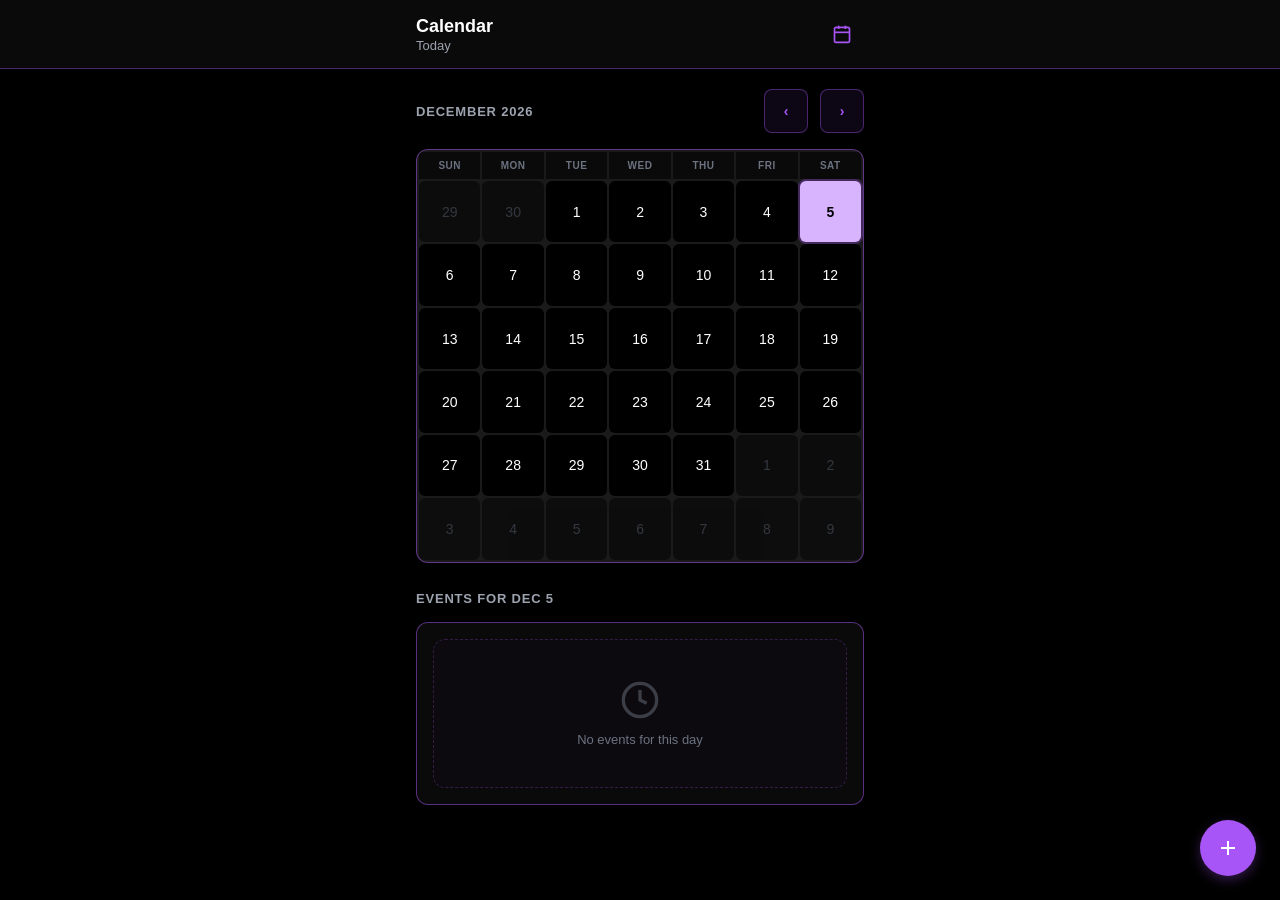
<file: index.html>
<!DOCTYPE html>
<html lang="en">
<head>
    <meta charset="UTF-8">
    <meta name="viewport" content="width=device-width, initial-scale=1.0, maximum-scale=1.0, user-scalable=no">
    <meta name="theme-color" content="#000000">
    <meta name="apple-mobile-web-app-capable" content="yes">
    <meta name="apple-mobile-web-app-status-bar-style" content="black">
    <meta name="apple-mobile-web-app-title" content="Routine OS">
    <link rel="manifest" href="manifest.json">
    <link rel="stylesheet" href="css/styles.css">
    <title>Routine OS</title>
</head>
<body>
    <header class="header">
        <div class="header-inner">
            <div class="header-left">
                <div>
                    <h1 id="contextTitle">Calendar</h1>
                    <div class="sub" id="contextSubtitle">Today</div>
                </div>
            </div>
            <button class="icon-btn context-switcher" id="contextSwitcher" onclick="cycleContext()" aria-label="Switch context">
                <svg id="contextIcon" viewBox="0 0 24 24" fill="none"></svg>
            </button>
        </div>
    </header>

    <main class="main">
        <!-- Calendar View -->
        <div id="calendarView" class="view-container active">
            <section class="section">
                <div class="cal-header">
                    <h2 class="section-title" id="currentMonth" style="margin:0">Loading...</h2>
                    <div class="cal-nav">
                        <button class="cal-btn" onclick="previousMonth()">&#8249;</button>
                        <button class="cal-btn" onclick="nextMonth()">&#8250;</button>
                    </div>
                </div>
                <div class="calendar-grid" id="calendar"></div>
            </section>
            <section class="section">
                <h2 class="section-title">Events for <span id="eventsDate">Today</span></h2>
                <div class="card">
                    <div class="events-list" id="eventsList">
                        <div class="empty-state">
                            <svg viewBox="0 0 24 24" fill="none"><circle cx="12" cy="12" r="10" stroke="currentColor" stroke-width="2"/><polyline points="12 6 12 12 16 14" stroke="currentColor" stroke-width="2"/></svg>
                            <p>No events for this day</p>
                        </div>
                    </div>
                </div>
            </section>
        </div>

        <!-- Tasks View -->
        <div id="tasksView" class="view-container">
            <section class="section">
                <h2 class="section-title">Daily Tasks</h2>
                <div class="card">
                    <div id="tasksList">
                        <div class="empty-state">
                            <svg viewBox="0 0 24 24" fill="none"><path d="M9 11l3 3L22 4" stroke="currentColor" stroke-width="2" stroke-linecap="round" stroke-linejoin="round"/><path d="M21 12v7a2 2 0 01-2 2H5a2 2 0 01-2-2V5a2 2 0 012-2h11" stroke="currentColor" stroke-width="2" stroke-linecap="round" stroke-linejoin="round"/></svg>
                            <p>No tasks for today</p>
                        </div>
                    </div>
                </div>
            </section>
        </div>

        <!-- Coach View -->
        <div id="coachView" class="view-container">
            <section class="section">
                <h2 class="section-title">The Coach</h2>
                <div class="coach-section">
                    <div class="coach-header">
                        <div class="coach-label">
                            <svg width="16" height="16" viewBox="0 0 24 24" fill="none"><path d="M14.5 17.5L3 6V3h3l11.5 11.5M13 7l4-4 4 4-4 4" stroke="currentColor" stroke-width="2" stroke-linecap="round" stroke-linejoin="round"/></svg>
                            The Coach
                        </div>
                        <span class="coach-status" id="coachStatus">Active</span>
                    </div>
                    <div class="coach-log" id="coachLog"></div>
                    <div class="coach-quick">
                        <button class="coach-quick-btn" onclick="coachCommand('review progress')">Progress</button>
                        <button class="coach-quick-btn" onclick="coachCommand('recommend')">Recommend</button>
                        <button class="coach-quick-btn" onclick="coachCommand('motivate me')">Motivate</button>
                        <button class="coach-quick-btn" onclick="coachCommand('export')">Export</button>
                        <button class="coach-quick-btn" onclick="coachCommand('import')">Import</button>
                    </div>
                    <div class="coach-input-row">
                        <input type="text" class="coach-input" id="coachInput" placeholder="Command the Coach...">
                        <button class="coach-mic" id="coachMic" onclick="toggleVoiceInput()" title="Voice input">
                            <svg width="18" height="18" viewBox="0 0 24 24" fill="none"><rect x="9" y="2" width="6" height="12" rx="3" stroke="currentColor" stroke-width="2"/><path d="M5 10v2a7 7 0 0 0 14 0v-2" stroke="currentColor" stroke-width="2"/><line x1="12" y1="19" x2="12" y2="22" stroke="currentColor" stroke-width="2"/><line x1="8" y1="22" x2="16" y2="22" stroke="currentColor" stroke-width="2"/></svg>
                        </button>
                        <button class="coach-send" onclick="sendCoachCommand()">
                            <svg width="18" height="18" viewBox="0 0 24 24" fill="none"><line x1="22" y1="2" x2="11" y2="13" stroke="currentColor" stroke-width="2"/><polygon points="22 2 15 22 11 13 2 9 22 2" stroke="currentColor" stroke-width="2" fill="none"/></svg>
                        </button>
                    </div>
                </div>
            </section>
            <section class="section">
                <h2 class="section-title">Quiet Mode</h2>
                <div class="card">
                    <div class="setting-row">
                        <div>
                            <div style="font-size:13px;font-weight:600;">Notifications</div>
                            <div style="font-size:11px;color:#9ca3af;">Allow system notifications</div>
                        </div>
                        <label class="toggle">
                            <input type="checkbox" id="settingNotifications" onchange="toggleSetting('notifications', this.checked)">
                            <span class="toggle-slider"></span>
                        </label>
                    </div>
                    <div class="setting-row">
                        <div>
                            <div style="font-size:13px;font-weight:600;">Alarms</div>
                            <div style="font-size:11px;color:#9ca3af;">Allow alarm sound</div>
                        </div>
                        <label class="toggle">
                            <input type="checkbox" id="settingAlarms" onchange="toggleSetting('alarms', this.checked)">
                            <span class="toggle-slider"></span>
                        </label>
                    </div>
                </div>
            </section>
        </div>
    </main>

    <!-- Feedback Banner -->
    <div class="feedback-banner" id="feedbackBanner" onclick="dismissFeedback()">
        <svg width="14" height="14" viewBox="0 0 24 24" fill="none"><path d="M14.5 17.5L3 6V3h3l11.5 11.5M13 7l4-4 4 4-4 4" stroke="#f87171" stroke-width="2" stroke-linecap="round" stroke-linejoin="round"/></svg>
        <span id="feedbackBannerText">The Coach has words for you.</span>
    </div>

    <!-- Context-Aware FAB -->
    <button class="fab" id="contextFab" onclick="handleFabClick()" aria-label="Add">
        <svg width="24" height="24" viewBox="0 0 24 24" fill="none">
            <line x1="12" y1="5" x2="12" y2="19" stroke="currentColor" stroke-width="2"/>
            <line x1="5" y1="12" x2="19" y2="12" stroke="currentColor" stroke-width="2"/>
        </svg>
    </button>

    <!-- Add Event Modal -->
    <div class="overlay" id="addModal">
        <div class="modal">
            <div class="modal-head">
                <h2>Add Event</h2>
                <button class="close" onclick="closeAll()"><svg width="18" height="18" viewBox="0 0 24 24" fill="none"><line x1="18" y1="6" x2="6" y2="18" stroke="currentColor" stroke-width="2"/><line x1="6" y1="6" x2="18" y2="18" stroke="currentColor" stroke-width="2"/></svg></button>
            </div>
            <div class="modal-body">
                <form id="eventForm">
                    <div class="fg"><label class="fl">Title *</label><input class="fi" id="eventTitle" placeholder="Enter title" required></div>
                    <div class="fg"><label class="fl">Description</label><textarea class="ft" id="eventDesc" placeholder="Optional"></textarea></div>
                    <div class="fg"><label class="fl">Date</label><input type="date" class="fi" id="eventDate"></div>
                    <div class="fg"><label class="fl">Time</label><input type="time" class="fi" id="eventTime"></div>
                    <div class="fg">
                        <label class="fl">Alarm Sound</label>
                        <div class="setting-row" style="border:none;padding:6px 0">
                            <div style="display:flex;align-items:center;gap:10px">
                                <svg width="18" height="18" viewBox="0 0 24 24" fill="none" style="color:#a855f7;flex-shrink:0"><path d="M18 8A6 6 0 0 0 6 8c0 7-3 9-3 9h18s-3-2-3-9" stroke="currentColor" stroke-width="2" stroke-linecap="round" stroke-linejoin="round"/><path d="M13.73 21a2 2 0 0 1-3.46 0" stroke="currentColor" stroke-width="2" stroke-linecap="round" stroke-linejoin="round"/></svg>
                                <span style="font-size:13px;color:#d1d5db">Play alarm sound</span>
                            </div>
                            <label class="toggle">
                                <input type="checkbox" id="eventAlarmToggle">
                                <span class="toggle-slider"></span>
                            </label>
                        </div>
                    </div>
                    <div class="fg"><label class="fl">Type</label>
                        <div class="type-grid">
                            <button type="button" class="tbtn on" data-type="onetime" onclick="pickEventType(this)">One-time</button>
                            <button type="button" class="tbtn" data-type="recurring" onclick="pickEventType(this)">Daily</button>
                        </div>
                    </div>
                </form>
            </div>
            <div class="modal-foot">
                <button class="fbtn fbtn-c" onclick="closeAll()">Cancel</button>
                <button class="fbtn fbtn-s" onclick="saveEvent()">Add Event</button>
            </div>
        </div>
    </div>

    <!-- Add Task Modal -->
    <div class="overlay" id="taskModal">
        <div class="modal">
            <div class="modal-head">
                <h2>Add Task</h2>
                <button class="close" onclick="closeAll()"><svg width="18" height="18" viewBox="0 0 24 24" fill="none"><line x1="18" y1="6" x2="6" y2="18" stroke="currentColor" stroke-width="2"/><line x1="6" y1="6" x2="18" y2="18" stroke="currentColor" stroke-width="2"/></svg></button>
            </div>
            <div class="modal-body">
                <form id="taskForm">
                    <div class="fg">
                        <label class="fl">Task Title *</label>
                        <input class="fi" id="taskTitle" placeholder="What needs to be done?" required>
                    </div>
                    <div class="fg">
                        <label class="fl">Description (Optional)</label>
                        <textarea class="ft" id="taskDesc" placeholder="Add details..." rows="3"></textarea>
                    </div>
                    <div class="fg">
                        <label class="fl">Task Type</label>
                        <div class="type-grid">
                            <button type="button" class="tbtn on" data-type="onetime" onclick="pickTaskType(this)">One-time</button>
                            <button type="button" class="tbtn" data-type="recurring" onclick="pickTaskType(this)">Daily</button>
                        </div>
                    </div>
                    <div class="fg">
                        <label class="fl">Trackable</label>
                        <div class="setting-row" style="border:none;padding:6px 0">
                            <div style="display:flex;align-items:center;gap:10px">
                                <svg width="18" height="18" viewBox="0 0 24 24" fill="none" style="color:#a855f7;flex-shrink:0"><path d="M22 12h-4l-3 9L9 3l-3 9H2" stroke="currentColor" stroke-width="2" stroke-linecap="round" stroke-linejoin="round"/></svg>
                                <span style="font-size:13px;color:#d1d5db">Track progress</span>
                            </div>
                            <label class="toggle">
                                <input type="checkbox" id="taskTrackable" onchange="toggleTrackableFields('task')">
                                <span class="toggle-slider"></span>
                            </label>
                        </div>
                    </div>
                    <div id="taskTrackableFields" style="display:none">
                        <div class="fg">
                            <label class="fl">Target</label>
                            <div style="display:flex;gap:8px">
                                <input type="number" class="fi" id="taskTarget" placeholder="e.g. 2000" min="1" style="flex:2">
                                <input type="text" class="fi" id="taskUnit" placeholder="ml, min, reps..." style="flex:1">
                            </div>
                        </div>
                        <div class="fg">
                            <label class="fl">Increment per tap</label>
                            <input type="number" class="fi" id="taskIncrement" placeholder="e.g. 250" min="1">
                        </div>
                    </div>
                </form>
            </div>
            <div class="modal-foot">
                <button class="fbtn fbtn-c" onclick="closeAll()">Cancel</button>
                <button class="fbtn fbtn-s" onclick="saveTask()">Add Task</button>
            </div>
        </div>
    </div>

    <!-- Edit Task Modal -->
    <div class="overlay" id="editTaskModal">
        <div class="modal">
            <div class="modal-head">
                <h2>Edit Task</h2>
                <button class="close" onclick="closeAll()"><svg width="18" height="18" viewBox="0 0 24 24" fill="none"><line x1="18" y1="6" x2="6" y2="18" stroke="currentColor" stroke-width="2"/><line x1="6" y1="6" x2="18" y2="18" stroke="currentColor" stroke-width="2"/></svg></button>
            </div>
            <div class="modal-body">
                <form id="editTaskForm">
                    <div class="fg">
                        <label class="fl">Task Title *</label>
                        <input class="fi" id="editTaskTitle" placeholder="Task title" required>
                    </div>
                    <div class="fg">
                        <label class="fl">Description (Optional)</label>
                        <textarea class="ft" id="editTaskDesc" placeholder="Add details..." rows="3"></textarea>
                    </div>
                    <div class="fg">
                        <label class="fl">Task Type</label>
                        <div class="type-grid">
                            <button type="button" class="tbtn on" data-type="onetime" onclick="pickEditTaskType(this)">One-time</button>
                            <button type="button" class="tbtn" data-type="recurring" onclick="pickEditTaskType(this)">Daily</button>
                        </div>
                    </div>
                    <div class="fg">
                        <label class="fl">Trackable</label>
                        <div class="setting-row" style="border:none;padding:6px 0">
                            <div style="display:flex;align-items:center;gap:10px">
                                <svg width="18" height="18" viewBox="0 0 24 24" fill="none" style="color:#a855f7;flex-shrink:0"><path d="M22 12h-4l-3 9L9 3l-3 9H2" stroke="currentColor" stroke-width="2" stroke-linecap="round" stroke-linejoin="round"/></svg>
                                <span style="font-size:13px;color:#d1d5db">Track progress</span>
                            </div>
                            <label class="toggle">
                                <input type="checkbox" id="editTaskTrackable" onchange="toggleTrackableFields('editTask')">
                                <span class="toggle-slider"></span>
                            </label>
                        </div>
                    </div>
                    <div id="editTaskTrackableFields" style="display:none">
                        <div class="fg">
                            <label class="fl">Target</label>
                            <div style="display:flex;gap:8px">
                                <input type="number" class="fi" id="editTaskTarget" placeholder="e.g. 2000" min="1" style="flex:2">
                                <input type="text" class="fi" id="editTaskUnit" placeholder="ml, min, reps..." style="flex:1">
                            </div>
                        </div>
                        <div class="fg">
                            <label class="fl">Increment per tap</label>
                            <input type="number" class="fi" id="editTaskIncrement" placeholder="e.g. 250" min="1">
                        </div>
                    </div>
                </form>
            </div>
            <div class="modal-foot">
                <button class="fbtn fbtn-c" onclick="closeAll()">Cancel</button>
                <button class="fbtn fbtn-s" onclick="saveEditTask()">Save Changes</button>
            </div>
        </div>
    </div>

    <!-- Scripts loaded in dependency order -->
    <script src="js/state.js"></script>
    <script src="js/utils.js"></script>
    <script src="js/storage.js"></script>
    <script src="js/alarms.js"></script>
    <script src="js/calendar.js"></script>
    <script src="js/tasks.js"></script>
    <script src="js/coach.js"></script>
    <script src="js/app.js"></script>
</body>
</html>
</file>
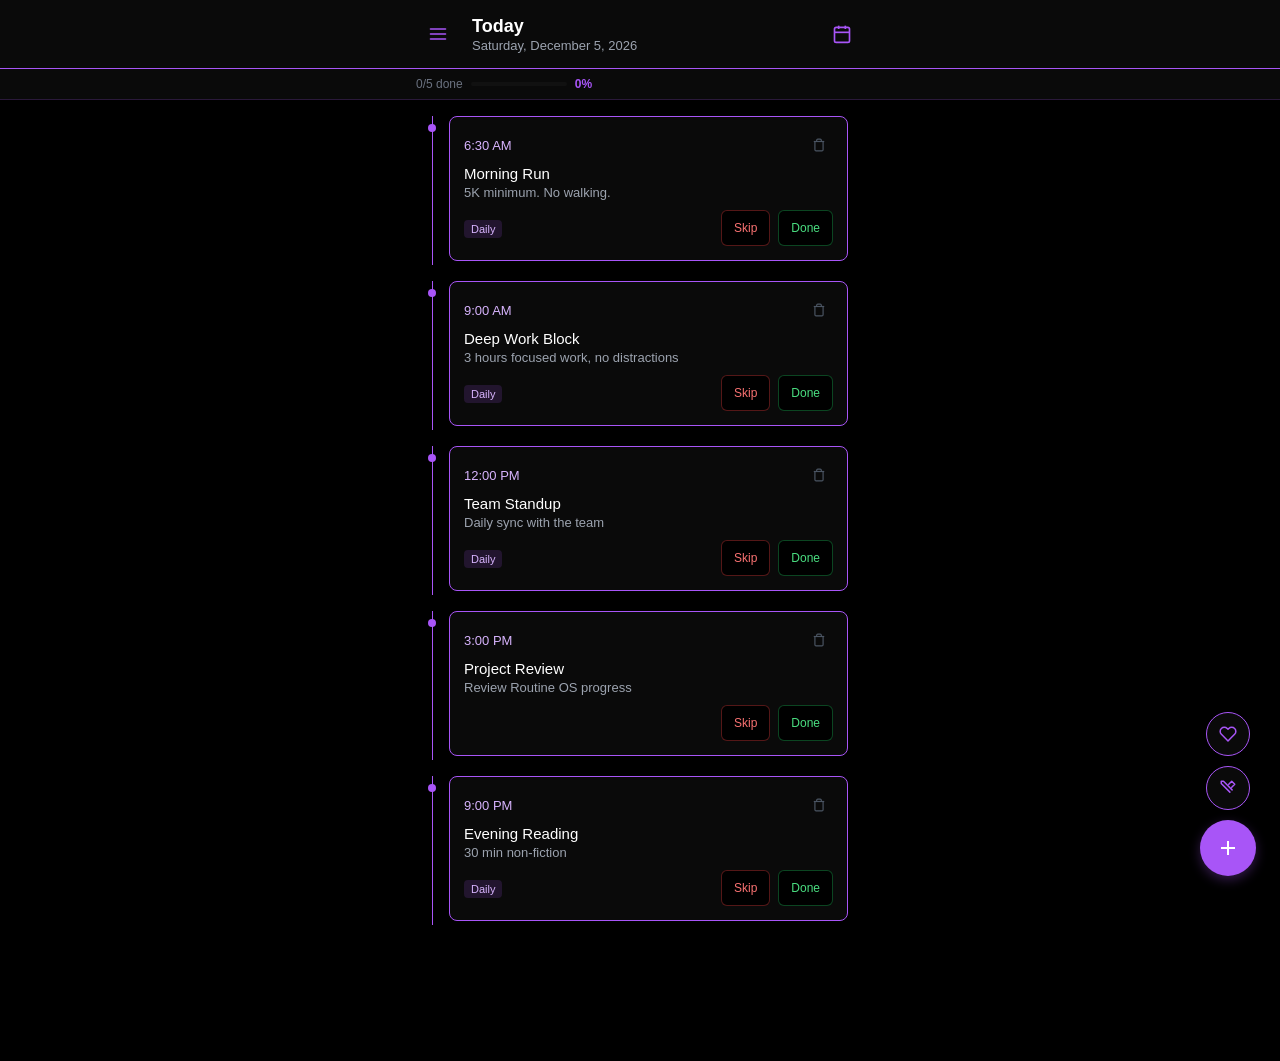
<file: simple-preview.html>
<!DOCTYPE html>
<html lang="en">
<head>
    <meta charset="UTF-8">
    <meta name="viewport" content="width=device-width, initial-scale=1.0, maximum-scale=1.0, user-scalable=no">
    <meta name="theme-color" content="#000000">
    <title>Routine OS</title>
    <style>
        *{margin:0;padding:0;box-sizing:border-box}
        body{background:#000;color:#fff;font-family:-apple-system,BlinkMacSystemFont,'Segoe UI','Roboto',sans-serif;min-height:100vh;-webkit-font-smoothing:antialiased}
        ::-webkit-scrollbar{width:4px}::-webkit-scrollbar-track{background:#0a0a0a}::-webkit-scrollbar-thumb{background:#a855f7;border-radius:2px}
        .header{background:#0a0a0a;border-bottom:1px solid #a855f7;padding:12px 16px;position:sticky;top:0;z-index:30}
        .header-inner{display:flex;align-items:center;justify-content:space-between;max-width:448px;margin:0 auto}
        .header-left{display:flex;align-items:center;gap:12px}
        .header h1{font-size:18px;font-weight:600}.header .sub{font-size:13px;color:#9ca3af;margin-top:1px}
        .icon-btn{width:44px;height:44px;display:flex;align-items:center;justify-content:center;background:none;border:none;color:#a855f7;cursor:pointer;border-radius:6px;transition:background .2s}
        .icon-btn:hover{background:rgba(168,85,247,.1)}
        .stats-bar{background:#0a0a0a;border-bottom:1px solid rgba(168,85,247,.2);padding:8px 16px;display:none}
        .stats-inner{max-width:448px;margin:0 auto;display:flex;align-items:center;justify-content:space-between;font-size:12px}
        .stats-left{display:flex;align-items:center;gap:8px}
        .progress-track{width:96px;height:4px;background:#111;border-radius:2px;overflow:hidden}
        .progress-fill{height:100%;background:#a855f7;border-radius:2px;transition:width .3s}
        .stats-pct{color:#a855f7;font-weight:600}
        .main{padding:16px;max-width:448px;margin:0 auto;padding-bottom:120px}
        .empty{display:flex;flex-direction:column;align-items:center;justify-content:center;height:55vh;text-align:center}
        .empty svg{width:48px;height:48px;color:#4b5563;margin-bottom:16px}
        .empty h2{font-size:18px;color:#d1d5db;margin-bottom:8px;font-weight:500}.empty p{font-size:14px;color:#6b7280}
        .tl-item{border-left:1px solid #a855f7;padding-left:16px;padding-bottom:4px;position:relative;margin-bottom:16px}
        .tl-item::before{content:'';position:absolute;width:8px;height:8px;background:#a855f7;border-radius:50%;left:-5px;top:8px}
        .tl-item.done{opacity:.55}.tl-item.done::before{background:#22c55e}
        .tl-item.skipped{opacity:.4}.tl-item.skipped::before{background:#ef4444}
        .card{background:#0a0a0a;border:1px solid #a855f7;border-radius:8px;padding:14px}
        .card.done-card{border-color:rgba(34,197,94,.4)}.card.skip-card{border-color:rgba(239,68,68,.4)}
        .ev-head{display:flex;align-items:center;justify-content:space-between;margin-bottom:6px}
        .ev-meta{display:flex;align-items:center;gap:8px;font-size:13px;color:#a855f7}
        .ev-time{color:#d8b4fe;font-weight:500}
        .ev-title{font-size:15px;font-weight:500;margin-bottom:3px}
        .ev-title.struck{text-decoration:line-through;color:#6b7280}
        .ev-desc{font-size:13px;color:#9ca3af}
        .badge{display:inline-block;font-size:11px;background:rgba(168,85,247,.15);color:#d8b4fe;padding:3px 7px;border-radius:4px}
        .badge-done{background:rgba(34,197,94,.15);color:#4ade80}.badge-skip{background:rgba(239,68,68,.15);color:#f87171}
        .ev-actions{display:flex;align-items:center;justify-content:space-between;margin-top:10px}
        .act-btns{display:flex;gap:8px}
        .act-btn{min-height:36px;display:flex;align-items:center;gap:4px;padding:0 12px;font-size:12px;border-radius:6px;border:1px solid;cursor:pointer;transition:all .2s;background:#000;font-family:inherit}
        .act-skip{border-color:rgba(239,68,68,.35);color:#f87171}.act-skip:hover{background:rgba(239,68,68,.1)}
        .act-done{border-color:rgba(34,197,94,.35);color:#4ade80}.act-done:hover{background:rgba(34,197,94,.1)}
        .del-btn{width:28px;height:28px;display:flex;align-items:center;justify-content:center;background:none;border:none;color:#4b5563;cursor:pointer;border-radius:4px}.del-btn:hover{color:#ef4444}
        .fab-group{position:fixed;bottom:24px;right:24px;display:flex;flex-direction:column;align-items:center;gap:10px;z-index:40}
        .fab-sm{width:44px;height:44px;border-radius:50%;background:#0a0a0a;border:1px solid #a855f7;color:#a855f7;cursor:pointer;display:flex;align-items:center;justify-content:center;transition:all .2s}
        .fab-sm:hover{background:rgba(168,85,247,.1)}
        .fab-lg{width:56px;height:56px;border-radius:50%;background:#a855f7;border:none;color:#fff;cursor:pointer;display:flex;align-items:center;justify-content:center;box-shadow:0 4px 12px rgba(168,85,247,.3);transition:background .2s}
        .fab-lg:hover{background:#9333ea}
        .spartan-alert{position:fixed;top:100px;left:16px;z-index:40;display:none;align-items:center;gap:8px;padding:8px 14px;background:rgba(127,29,29,.25);border:1px solid rgba(239,68,68,.35);border-radius:8px;cursor:pointer;animation:pulse 2s infinite}
        .spartan-alert span{font-size:12px;color:#fca5a5;font-weight:500}
        @keyframes pulse{0%,100%{opacity:1}50%{opacity:.6}}
        .overlay{position:fixed;inset:0;background:rgba(0,0,0,.6);display:none;align-items:flex-end;justify-content:center;z-index:50}
        .overlay.open{display:flex}
        .modal{background:#0a0a0a;border-top:1px solid #a855f7;width:100%;max-width:448px;border-radius:12px 12px 0 0;max-height:85vh;display:flex;flex-direction:column}
        .modal-head{padding:14px 16px;border-bottom:1px solid rgba(168,85,247,.2);display:flex;align-items:center;justify-content:space-between;flex-shrink:0}
        .modal-head h2{font-size:16px;font-weight:600;display:flex;align-items:center;gap:8px}
        .modal-body{flex:1;overflow-y:auto;padding:16px}
        .modal-foot{padding:12px 16px;border-top:1px solid rgba(168,85,247,.2);flex-shrink:0}
        .close{width:32px;height:32px;display:flex;align-items:center;justify-content:center;background:none;border:none;color:#9ca3af;cursor:pointer}.close:hover{color:#fff}
        .fg{margin-bottom:14px}.fl{display:block;font-size:13px;font-weight:500;color:#d1d5db;margin-bottom:6px}
        .fi,.ft{width:100%;padding:8px 12px;background:#000;border:1px solid #a855f7;border-radius:8px;color:#fff;font-size:14px;font-family:inherit}
        .fi:focus,.ft:focus{outline:none;border-color:#d8b4fe}.ft{resize:none;min-height:64px}
        .type-grid{display:grid;grid-template-columns:1fr 1fr;gap:8px}
        .tbtn{padding:8px 12px;background:#000;border:1px solid #a855f7;border-radius:8px;color:#d1d5db;cursor:pointer;display:flex;align-items:center;justify-content:center;gap:6px;transition:all .2s;font-family:inherit;font-size:13px}
        .tbtn.on{background:#a855f7;color:#fff}
        .form-acts{display:flex;gap:8px;margin-top:14px}
        .fbtn{flex:1;padding:8px 14px;border-radius:8px;border:1px solid #a855f7;cursor:pointer;font-size:14px;font-weight:500;transition:all .2s;font-family:inherit;min-height:44px}
        .fbtn-c{background:#000;color:#d1d5db}.fbtn-c:hover{background:#111}
        .fbtn-s{background:#a855f7;color:#fff}.fbtn-s:hover{background:#9333ea}.fbtn-s:disabled{opacity:.5;cursor:not-allowed}
        .mood-grid{display:grid;grid-template-columns:repeat(5,1fr);gap:6px;margin-bottom:14px}
        .mood-btn{display:flex;flex-direction:column;align-items:center;padding:10px 4px;border-radius:8px;border:1px solid rgba(168,85,247,.2);background:#000;cursor:pointer;transition:all .2s;font-family:inherit}
        .mood-btn.on{border-color:#a855f7;background:rgba(168,85,247,.12)}
        .mood-btn .emoji{font-size:22px;margin-bottom:2px}.mood-btn .mlabel{font-size:10px;color:#6b7280}
        .mood-btn.on .mlabel{color:#d8b4fe}
        .fb-card{background:#000;border-left:2px solid #a855f7;border-radius:0 8px 8px 0;padding:14px;margin-bottom:10px}
        .fb-card.penalty{border-color:#ef4444}.fb-card.stoic{border-color:#f97316}.fb-card.reminder{border-color:#eab308}
        .fb-tag{display:flex;align-items:center;gap:4px;font-size:10px;text-transform:uppercase;letter-spacing:.5px;font-weight:600;margin-bottom:6px;color:#a855f7}
        .fb-card.penalty .fb-tag{color:#f87171}.fb-card.stoic .fb-tag{color:#fb923c}.fb-card.reminder .fb-tag{color:#facc15}
        .fb-text{font-size:13px;color:#e5e7eb;line-height:1.5}
        .penalty-box{margin-top:8px;padding:6px 10px;background:rgba(127,29,29,.15);border:1px solid rgba(239,68,68,.25);border-radius:6px;font-size:11px;color:#fca5a5}
        .chat-area{flex:1;overflow-y:auto;padding:16px;display:flex;flex-direction:column;gap:10px}
        .chat-msg{max-width:85%;border-radius:8px;padding:10px 12px}
        .msg-user{align-self:flex-end;background:rgba(168,85,247,.2);border:1px solid rgba(168,85,247,.3)}
        .msg-coach{align-self:flex-start;background:#000;border-left:2px solid #a855f7}
        .msg-coach .sender{font-size:9px;color:#a855f7;text-transform:uppercase;letter-spacing:.6px;font-weight:600;margin-bottom:4px;display:flex;align-items:center;gap:3px}
        .msg-text{font-size:13px;color:#e5e7eb;line-height:1.5}
        .msg-time{font-size:9px;color:#4b5563;text-align:right;margin-top:4px}
        .chat-input-row{padding:12px 16px;border-top:1px solid rgba(168,85,247,.2);display:flex;gap:8px;flex-shrink:0}
        .chat-input{flex:1;padding:8px 12px;background:#000;border:1px solid #a855f7;border-radius:8px;color:#fff;font-size:13px;font-family:inherit;resize:none}
        .chat-input:focus{outline:none;border-color:#d8b4fe}
        .send-btn{min-width:44px;min-height:44px;display:flex;align-items:center;justify-content:center;background:#a855f7;border:none;border-radius:8px;color:#fff;cursor:pointer;transition:background .2s}
        .send-btn:hover{background:#9333ea}.send-btn:disabled{opacity:.5;cursor:not-allowed}
        .settings-panel{padding:12px 16px;border-bottom:1px solid rgba(168,85,247,.2);background:#050505;display:none}
        .settings-panel.open{display:block}
        .settings-panel p{font-size:11px;color:#6b7280;margin-bottom:8px}
        .settings-row{display:flex;gap:8px}
    </style>
</head>
<body>

<header class="header"><div class="header-inner"><div class="header-left">
    <button class="icon-btn"><svg width="20" height="20" viewBox="0 0 24 24" fill="none"><path d="M3 12h18M3 6h18M3 18h18" stroke="currentColor" stroke-width="2" stroke-linecap="round"/></svg></button>
    <div><h1>Today</h1><div class="sub" id="dateDisplay"></div></div>
</div>
<button class="icon-btn"><svg width="20" height="20" viewBox="0 0 24 24" fill="none"><rect x="3" y="4" width="18" height="18" rx="2" stroke="currentColor" stroke-width="2"/><line x1="16" y1="2" x2="16" y2="6" stroke="currentColor" stroke-width="2"/><line x1="8" y1="2" x2="8" y2="6" stroke="currentColor" stroke-width="2"/><line x1="3" y1="10" x2="21" y2="10" stroke="currentColor" stroke-width="2"/></svg></button>
</div></header>

<div class="stats-bar" id="statsBar"><div class="stats-inner">
    <div class="stats-left"><span id="statsText" style="color:#6b7280">0/0</span><div class="progress-track"><div class="progress-fill" id="progressFill"></div></div><span class="stats-pct" id="statsPct">0%</span></div>
    <span id="moodDisplay" style="color:#6b7280"></span>
</div></div>

<div class="spartan-alert" id="spartanAlert" onclick="openFeedback()">
    <svg width="14" height="14" viewBox="0 0 24 24" fill="none"><path d="M14.5 17.5L3 6V3h3l11.5 11.5M13 7l4-4 4 4-4 4" stroke="#f87171" stroke-width="2" stroke-linecap="round" stroke-linejoin="round"/></svg>
    <span>The Spartan has words for you</span>
</div>

<main class="main"><div id="timeline"></div></main>

<div class="fab-group">
    <button class="fab-sm" onclick="openMood()" title="Log Mood"><svg width="18" height="18" viewBox="0 0 24 24" fill="none"><path d="M20.84 4.61a5.5 5.5 0 0 0-7.78 0L12 5.67l-1.06-1.06a5.5 5.5 0 0 0-7.78 7.78l1.06 1.06L12 21.23l7.78-7.78 1.06-1.06a5.5 5.5 0 0 0 0-7.78z" stroke="currentColor" stroke-width="2" stroke-linecap="round" stroke-linejoin="round"/></svg></button>
    <button class="fab-sm" onclick="openChat()" title="Talk to The Spartan"><svg width="18" height="18" viewBox="0 0 24 24" fill="none"><path d="M14.5 17.5L3 6V3h3l11.5 11.5M13 7l4-4 4 4-4 4" stroke="currentColor" stroke-width="2" stroke-linecap="round" stroke-linejoin="round"/></svg></button>
    <button class="fab-lg" onclick="openAddEvent()"><svg width="24" height="24" viewBox="0 0 24 24" fill="none"><line x1="12" y1="5" x2="12" y2="19" stroke="currentColor" stroke-width="2"/><line x1="5" y1="12" x2="19" y2="12" stroke="currentColor" stroke-width="2"/></svg></button>
</div>

<!-- ADD EVENT -->
<div class="overlay" id="addModal"><div class="modal"><div class="modal-head"><h2>Add New Item</h2><button class="close" onclick="closeAll()"><svg width="18" height="18" viewBox="0 0 24 24" fill="none"><line x1="18" y1="6" x2="6" y2="18" stroke="currentColor" stroke-width="2"/><line x1="6" y1="6" x2="18" y2="18" stroke="currentColor" stroke-width="2"/></svg></button></div>
<div class="modal-body"><form id="eventForm">
    <div class="fg"><label class="fl">Title *</label><input class="fi" id="fTitle" placeholder="Enter title" required></div>
    <div class="fg"><label class="fl">Description</label><textarea class="ft" id="fDesc" placeholder="Optional"></textarea></div>
    <div class="fg"><label class="fl">Time</label><input type="time" class="fi" id="fTime"></div>
    <div class="fg"><label class="fl">Type</label><div class="type-grid">
        <button type="button" class="tbtn on" data-t="onetime" onclick="pickType(this)">One-time</button>
        <button type="button" class="tbtn" data-t="recurring" onclick="pickType(this)">Daily</button>
    </div></div>
    <div class="form-acts"><button type="button" class="fbtn fbtn-c" onclick="closeAll()">Cancel</button><button type="submit" class="fbtn fbtn-s">Add</button></div>
</form></div></div></div>

<!-- MOOD -->
<div class="overlay" id="moodModal"><div class="modal"><div class="modal-head"><h2>How are you feeling?</h2><button class="close" onclick="closeAll()"><svg width="18" height="18" viewBox="0 0 24 24" fill="none"><line x1="18" y1="6" x2="6" y2="18" stroke="currentColor" stroke-width="2"/><line x1="6" y1="6" x2="18" y2="18" stroke="currentColor" stroke-width="2"/></svg></button></div>
<div class="modal-body">
    <p style="font-size:12px;color:#6b7280;margin-bottom:12px">Be honest. The Spartan doesn't care about your comfort — but needs the data.</p>
    <div class="mood-grid" id="moodGrid"></div>
    <div class="fg"><label class="fl">Note (optional)</label><textarea class="ft" id="moodNote" placeholder="What's going on?" rows="2"></textarea></div>
    <div class="form-acts"><button class="fbtn fbtn-c" onclick="closeAll()">Cancel</button><button class="fbtn fbtn-s" id="moodSubmit" onclick="submitMood()" disabled>Log Mood</button></div>
</div></div></div>

<!-- FEEDBACK -->
<div class="overlay" id="feedbackModal"><div class="modal"><div class="modal-head"><h2><svg width="16" height="16" viewBox="0 0 24 24" fill="none"><path d="M14.5 17.5L3 6V3h3l11.5 11.5M13 7l4-4 4 4-4 4" stroke="#a855f7" stroke-width="2" stroke-linecap="round" stroke-linejoin="round"/></svg>Daily Debrief</h2><button class="close" onclick="closeAll()"><svg width="18" height="18" viewBox="0 0 24 24" fill="none"><line x1="18" y1="6" x2="6" y2="18" stroke="currentColor" stroke-width="2"/><line x1="6" y1="6" x2="18" y2="18" stroke="currentColor" stroke-width="2"/></svg></button></div>
<div class="modal-body" id="feedbackBody"></div>
<div class="modal-foot"><button class="fbtn fbtn-s" style="width:100%" onclick="closeAll()">Acknowledged</button></div></div></div>

<!-- CHAT -->
<div class="overlay" id="chatModal"><div class="modal" style="height:90vh"><div class="modal-head"><h2><svg width="16" height="16" viewBox="0 0 24 24" fill="none"><path d="M14.5 17.5L3 6V3h3l11.5 11.5M13 7l4-4 4 4-4 4" stroke="#a855f7" stroke-width="2" stroke-linecap="round" stroke-linejoin="round"/></svg>The Spartan <span style="font-size:10px;color:#6b7280;font-weight:400;margin-left:4px" id="chatMode">Local Mode</span></h2>
<div style="display:flex;gap:2px">
    <button class="icon-btn" style="width:32px;height:32px" onclick="toggleSettings()"><svg width="14" height="14" viewBox="0 0 24 24" fill="none"><circle cx="12" cy="12" r="3" stroke="currentColor" stroke-width="2"/><path d="M19.4 15a1.65 1.65 0 0 0 .33 1.82l.06.06a2 2 0 1 1-2.83 2.83l-.06-.06a1.65 1.65 0 0 0-1.82-.33 1.65 1.65 0 0 0-1 1.51V21a2 2 0 0 1-4 0v-.09A1.65 1.65 0 0 0 9 19.4a1.65 1.65 0 0 0-1.82.33l-.06.06a2 2 0 1 1-2.83-2.83l.06-.06A1.65 1.65 0 0 0 4.68 15a1.65 1.65 0 0 0-1.51-1H3a2 2 0 0 1 0-4h.09A1.65 1.65 0 0 0 4.6 9a1.65 1.65 0 0 0-.33-1.82l-.06-.06a2 2 0 1 1 2.83-2.83l.06.06A1.65 1.65 0 0 0 9 4.68a1.65 1.65 0 0 0 1-1.51V3a2 2 0 0 1 4 0v.09a1.65 1.65 0 0 0 1 1.51 1.65 1.65 0 0 0 1.82-.33l.06-.06a2 2 0 1 1 2.83 2.83l-.06.06A1.65 1.65 0 0 0 19.4 9a1.65 1.65 0 0 0 1.51 1H21a2 2 0 0 1 0 4h-.09a1.65 1.65 0 0 0-1.51 1z" stroke="currentColor" stroke-width="2"/></svg></button>
    <button class="icon-btn" style="width:32px;height:32px" onclick="clearChat()"><svg width="14" height="14" viewBox="0 0 24 24" fill="none"><polyline points="3 6 5 6 21 6" stroke="currentColor" stroke-width="2"/><path d="M19 6v14a2 2 0 0 1-2 2H7a2 2 0 0 1-2-2V6m3 0V4a2 2 0 0 1 2-2h4a2 2 0 0 1 2 2v2" stroke="currentColor" stroke-width="2"/></svg></button>
    <button class="close" onclick="closeAll()"><svg width="18" height="18" viewBox="0 0 24 24" fill="none"><line x1="18" y1="6" x2="6" y2="18" stroke="currentColor" stroke-width="2"/><line x1="6" y1="6" x2="18" y2="18" stroke="currentColor" stroke-width="2"/></svg></button>
</div></div>
<div class="settings-panel" id="settingsPanel">
    <p>Optional. Without an API key, The Spartan uses pre-built local responses. With one, a high-reasoning LLM powers the coach.</p>
    <div class="settings-row"><input type="password" class="fi" id="apiKeyInput" placeholder="sk-..." style="font-size:12px"><button class="fbtn fbtn-s" style="flex:0;padding:0 14px;font-size:12px" onclick="saveApiKey()">Save</button></div>
</div>
<div class="chat-area" id="chatArea"></div>
<div class="chat-input-row"><textarea class="chat-input" id="chatInput" placeholder="Speak. No excuses." rows="1"></textarea>
<button class="send-btn" onclick="sendChat()"><svg width="18" height="18" viewBox="0 0 24 24" fill="none"><line x1="22" y1="2" x2="11" y2="13" stroke="currentColor" stroke-width="2"/><polygon points="22 2 15 22 11 13 2 9 22 2" stroke="currentColor" stroke-width="2" fill="none"/></svg></button>
</div></div></div>

<script>
let events=[], completionLog={}, currentMood=null, chatHistory=[], selectedType='onetime', selectedMood=null;
let apiKey=localStorage.getItem('ros-api-key')||'';

const MOODS=[{v:'terrible',e:'💀',l:'Terrible'},{v:'bad',e:'😤',l:'Bad'},{v:'neutral',e:'😐',l:'Neutral'},{v:'good',e:'🔥',l:'Good'},{v:'great',e:'⚡',l:'Great'}];
const PENALTIES=[
    {task:'50 burpees. Now.',d:'10 min',i:'high'},
    {task:'100 pushups. No breaks longer than 10 seconds.',d:'8 min',i:'high'},
    {task:'2 minute cold shower. Full cold.',d:'2 min',i:'high'},
    {task:'5 minute plank. Collapse = restart that minute.',d:'5 min',i:'high'},
    {task:'200 jumping jacks. Count every one.',d:'8 min',i:'medium'},
    {task:'Write 500 words on why you failed. No excuses — only analysis.',d:'15 min',i:'mental'},
    {task:'Tomorrow starts at 5 AM. Non-negotiable. Set the alarm now.',d:'next day',i:'schedule'},
];
const STOICS=[
    '"The impediment to action advances action. What stands in the way becomes the way." — Marcus Aurelius',
    '"We suffer more in imagination than in reality." — Seneca',
    '"You have power over your mind — not outside events." — Marcus Aurelius',
    '"Waste no more time arguing about what a good man should be. Be one." — Marcus Aurelius',
    '"Difficulties strengthen the mind, as labor does the body." — Seneca',
    '"First say to yourself what you would be; then do what you have to do." — Epictetus',
];
const SYS_PROMPT='You are "The Spartan" — an extremely harsh, direct, zero-tolerance AI coach. Brutal honesty. Short, punchy sentences. You despise excuses. If someone skips a task, call it out HARD. You are PRACTICAL — optimize for maximum density of effort within real constraints. Assign penalty tasks when tasks are skipped. For bad moods, channel Stoic philosophy — acknowledge pain, demand action. Never soft. 2-4 sentences for feedback, slightly longer for chat.';

function rand(a){return a[Math.floor(Math.random()*a.length)]}
function esc(s){return s.replace(/&/g,'&amp;').replace(/</g,'&lt;').replace(/>/g,'&gt;')}
function fmtTime(t){if(!t)return '';const[h,m]=t.split(':');const hr=+h;return `${hr%12||12}:${m} ${hr>=12?'PM':'AM'}`}
function fmtNow(){const d=new Date();return `${d.getHours()%12||12}:${d.getMinutes().toString().padStart(2,'0')} ${d.getHours()>=12?'PM':'AM'}`}

document.getElementById('dateDisplay').textContent=new Date().toLocaleDateString('en-US',{weekday:'long',month:'long',day:'numeric',year:'numeric'});

function getStats(){
    let c=0,sk=0,p=0,skT=[];
    events.forEach(e=>{const s=completionLog[e.id];if(s==='completed')c++;else if(s==='skipped'){sk++;skT.push(e)}else p++});
    const t=events.length,r=t?Math.round(c/t*100):0;
    return{total:t,completed:c,skipped:sk,pending:p,skippedTasks:skT,rate:r};
}
function renderStats(){
    const s=getStats(),bar=document.getElementById('statsBar');
    if(!s.total){bar.style.display='none';document.getElementById('spartanAlert').style.display='none';return}
    bar.style.display='block';
    document.getElementById('statsText').textContent=`${s.completed}/${s.total} done`;
    document.getElementById('progressFill').style.width=s.rate+'%';
    document.getElementById('statsPct').textContent=s.rate+'%';
    document.getElementById('moodDisplay').textContent=currentMood?`Mood: ${currentMood}`:'';
    document.getElementById('spartanAlert').style.display=s.skipped>0?'flex':'none';
}
function renderTimeline(){
    const el=document.getElementById('timeline');
    if(!events.length){el.innerHTML='<div class="empty"><svg viewBox="0 0 24 24" fill="none"><circle cx="12" cy="12" r="10" stroke="currentColor" stroke-width="2"/><polyline points="12 6 12 12 16 14" stroke="currentColor" stroke-width="2"/></svg><h2>No events yet</h2><p>Tap the + button to add your first event or task</p></div>';renderStats();return}
    const sorted=[...events].sort((a,b)=>{const sa=completionLog[a.id]||'pending',sb=completionLog[b.id]||'pending',o={pending:0,skipped:1,completed:2};if(o[sa]!==o[sb])return o[sa]-o[sb];return(a.time||'').localeCompare(b.time||'')});
    el.innerHTML=sorted.map(e=>{
        const st=completionLog[e.id]||'pending';
        return`<div class="tl-item ${st==='completed'?'done':st==='skipped'?'skipped':''}"><div class="card ${st==='completed'?'done-card':st==='skipped'?'skip-card':''}">
        <div class="ev-head"><div class="ev-meta">${e.time?`<span class="ev-time">${fmtTime(e.time)}</span>`:''}${st==='completed'?'<span class="badge badge-done">Done</span>':''}${st==='skipped'?'<span class="badge badge-skip">Skipped</span>':''}</div>
        <button class="del-btn" onclick="delEvent('${e.id}')"><svg width="14" height="14" viewBox="0 0 24 24" fill="none"><polyline points="3 6 5 6 21 6" stroke="currentColor" stroke-width="2"/><path d="M19 6v14a2 2 0 0 1-2 2H7a2 2 0 0 1-2-2V6m3 0V4a2 2 0 0 1 2-2h4a2 2 0 0 1 2 2v2" stroke="currentColor" stroke-width="2"/></svg></button></div>
        <div class="ev-title ${st==='completed'?'struck':''}">${esc(e.title)}</div>
        ${e.description?`<div class="ev-desc">${esc(e.description)}</div>`:''}
        <div class="ev-actions"><div>${e.type==='recurring'?'<span class="badge">Daily</span>':''}</div>
        ${st==='pending'?`<div class="act-btns"><button class="act-btn act-skip" onclick="skipEvent('${e.id}')">Skip</button><button class="act-btn act-done" onclick="completeEvent('${e.id}')">Done</button></div>`:''}</div>
        </div></div>`;
    }).join('');
    renderStats();
}
function addEvent(d){events.push({id:Date.now().toString(),...d});renderTimeline()}
function delEvent(id){events=events.filter(e=>e.id!==id);delete completionLog[id];renderTimeline()}
function completeEvent(id){completionLog[id]='completed';renderTimeline()}
function skipEvent(id){completionLog[id]='skipped';renderTimeline()}

function closeAll(){document.querySelectorAll('.overlay').forEach(o=>o.classList.remove('open'))}
function openAddEvent(){closeAll();document.getElementById('addModal').classList.add('open');document.getElementById('fTitle').focus()}
function openMood(){closeAll();selectedMood=null;renderMoodGrid();document.getElementById('moodNote').value='';document.getElementById('moodSubmit').disabled=true;document.getElementById('moodModal').classList.add('open')}
function openFeedback(){closeAll();renderFeedback();document.getElementById('feedbackModal').classList.add('open')}
function openChat(){closeAll();renderChatHistory();document.getElementById('chatModal').classList.add('open');document.getElementById('chatMode').textContent=apiKey?'LLM Connected':'Local Mode';document.getElementById('chatInput').focus()}
document.querySelectorAll('.overlay').forEach(o=>{o.addEventListener('click',e=>{if(e.target===o)closeAll()})});

function pickType(btn){selectedType=btn.dataset.t;document.querySelectorAll('.tbtn').forEach(b=>b.classList.remove('on'));btn.classList.add('on')}
document.getElementById('eventForm').addEventListener('submit',e=>{
    e.preventDefault();const t=document.getElementById('fTitle').value.trim();if(!t)return;
    addEvent({title:t,description:document.getElementById('fDesc').value.trim(),time:document.getElementById('fTime').value,type:selectedType});
    document.getElementById('eventForm').reset();selectedType='onetime';document.querySelectorAll('.tbtn').forEach(b=>b.classList.toggle('on',b.dataset.t==='onetime'));closeAll();
});

function renderMoodGrid(){document.getElementById('moodGrid').innerHTML=MOODS.map(m=>`<button type="button" class="mood-btn ${selectedMood===m.v?'on':''}" onclick="pickMood('${m.v}')"><span class="emoji">${m.e}</span><span class="mlabel">${m.l}</span></button>`).join('')}
function pickMood(v){selectedMood=v;renderMoodGrid();document.getElementById('moodSubmit').disabled=false}
function submitMood(){if(!selectedMood)return;currentMood=selectedMood;renderStats();closeAll()}

function generateFeedback(){
    const s=getStats(),msgs=[];
    if(!s.total)return[{type:'feedback',text:"You have zero tasks scheduled. That's not discipline — that's hiding. Build your day or your day builds you."}];
    if(s.rate===100)msgs.push({type:'feedback',text:"All tasks completed. Acceptable. Don't let this make you comfortable — that's where decay starts. Raise the bar tomorrow."});
    else if(s.rate>=80)msgs.push({type:'feedback',text:`${s.rate}% completion. Almost. "Almost" is the language of people who don't finish. Close the gap.`});
    else if(s.rate>=50)msgs.push({type:'feedback',text:`${s.rate}%. Half-measures. You showed up for half your life today. The other half? Wasted. Unacceptable.`});
    else if(s.completed>0)msgs.push({type:'feedback',text:`${s.rate}% completion. Pathetic. ${s.total} tasks and you couldn't handle ${s.total-s.completed}. What were you doing?`});
    else if(s.skipped>0)msgs.push({type:'feedback',text:`Zero completions. ${s.skipped} skipped. You didn't have a bad day — you chose to fail. Every skip was a decision. Own it.`});
    s.skippedTasks.forEach(t=>{const p=rand(PENALTIES);msgs.push({type:'penalty',text:`You skipped "${t.title}." No excuse given. Penalty: ${p.task}`,penalty:p})});
    if(currentMood&&(currentMood==='bad'||currentMood==='terrible'))msgs.push({type:'stoic',text:`You feel "${currentMood}." Good — you're aware. Pain is information, not permission to quit. ${rand(STOICS)} Your feelings are valid. Your excuses are not. Move.`});
    else if(currentMood==='neutral')msgs.push({type:'stoic',text:'"Neutral" is comfortable mediocrity dressed as stability. Find the edge and push past it.'});
    if(s.pending>0)msgs.push({type:'reminder',text:`${s.pending} task${s.pending>1?'s':''} still pending. The day isn't over. You still have time to not be a disappointment. Execute.`});
    return msgs.length?msgs:[{type:'feedback',text:"I'm watching. Don't give me a reason to be disappointed."}];
}
function renderFeedback(){
    const tags={feedback:'The Spartan',penalty:'Penalty',stoic:'Stoic Fire',reminder:'Reminder'};
    document.getElementById('feedbackBody').innerHTML=generateFeedback().map(f=>`<div class="fb-card ${f.type}"><div class="fb-tag">${tags[f.type]}</div><div class="fb-text">${f.text}</div>${f.penalty?`<div class="penalty-box">${f.penalty.d} — Intensity: ${f.penalty.i}</div>`:''}</div>`).join('');
}

function renderChatHistory(){
    if(!chatHistory.length)chatHistory=[{role:'coach',text:"I'm The Spartan. I don't do pleasantries. Show me your schedule, tell me your excuses, or ask me what to do. But don't waste my time.",time:fmtNow()}];
    document.getElementById('chatArea').innerHTML=chatHistory.map(m=>{
        if(m.role==='user')return`<div class="chat-msg msg-user"><div class="msg-text">${esc(m.text)}</div><div class="msg-time">${m.time}</div></div>`;
        return`<div class="chat-msg msg-coach"><div class="sender">SPARTAN</div><div class="msg-text">${esc(m.text)}</div><div class="msg-time">${m.time}</div></div>`;
    }).join('');
    const ca=document.getElementById('chatArea');ca.scrollTop=ca.scrollHeight;
}
function clearChat(){chatHistory=[{role:'coach',text:"Clean slate. But erasing the conversation doesn't erase what you did or didn't do. Now talk.",time:fmtNow()}];renderChatHistory()}
function toggleSettings(){document.getElementById('settingsPanel').classList.toggle('open');document.getElementById('apiKeyInput').value=apiKey}
function saveApiKey(){apiKey=document.getElementById('apiKeyInput').value.trim();localStorage.setItem('ros-api-key',apiKey);document.getElementById('settingsPanel').classList.remove('open');document.getElementById('chatMode').textContent=apiKey?'LLM Connected':'Local Mode'}

function localReply(msg){
    const s=getStats(),m=msg.toLowerCase();
    if(m.includes('tired')||m.includes('exhaust')||m.includes("can't"))return`"Tired" is not a status — it's announcing weakness. ${rand(STOICS)} ${s.pending} tasks left. Start the next one in 60 seconds or tiredness wins.`;
    if(m.includes('skip')||m.includes('postpone')||m.includes('later')){const p=rand(PENALTIES);return`Postpone? That's quitting with extra steps. Penalty: ${p.task}`}
    if(m.includes('feel')||m.includes('bad')||m.includes('sad'))return`Your feelings are real. Also irrelevant to execution. ${rand(STOICS)} Pain is the fee for a life worth living. Work.`;
    if(m.includes('good')||m.includes('great'))return`Feeling good is not an achievement. Use it. ${s.pending} pending — move while momentum is there.`;
    if(m.includes('help')||m.includes('advice'))return s.pending>0?`Stop asking. Start doing. ${s.pending} items remain. Hardest one first.`:'Add harder tasks. If everything is comfortable, your bar is too low.';
    if(m.includes('done')||m.includes('finish'))return s.rate===100?"Acceptable. Don't celebrate baseline. Tomorrow should be harder.":`"Done"? ${s.rate}% completion. You quit. Get back in there.`;
    if(s.skipped>0)return`You're chatting instead of executing. ${s.skipped} skipped tasks haunt your record. Go fix that.`;
    return`I don't do small talk. ${s.pending} pending, ${s.rate}% rate. Action is the only currency I accept. What are you going to DO?`;
}
async function sendChat(){
    const input=document.getElementById('chatInput'),text=input.value.trim();if(!text)return;input.value='';
    chatHistory.push({role:'user',text,time:fmtNow()});renderChatHistory();
    if(apiKey){
        try{
            const s=getStats(),ctx=`Schedule: ${s.total} tasks, ${s.completed} done, ${s.skipped} skipped, ${s.pending} pending. Rate: ${s.rate}%. Mood: ${currentMood||'not logged'}.`;
            const msgs=[{role:'system',content:SYS_PROMPT},{role:'system',content:ctx}];
            chatHistory.filter(m=>m.role).slice(-16).forEach(m=>msgs.push({role:m.role==='coach'?'assistant':'user',content:m.text}));
            const res=await fetch('https://api.openai.com/v1/chat/completions',{method:'POST',headers:{'Content-Type':'application/json','Authorization':'Bearer '+apiKey},body:JSON.stringify({model:'gpt-4o',messages:msgs,temperature:.8,max_tokens:250})});
            if(res.ok){const d=await res.json(),t=d.choices?.[0]?.message?.content;if(t){chatHistory.push({role:'coach',text:t,time:fmtNow()});renderChatHistory();return}}
        }catch(e){console.error(e)}
    }
    chatHistory.push({role:'coach',text:localReply(text),time:fmtNow()});renderChatHistory();
}
document.getElementById('chatInput').addEventListener('keydown',e=>{if(e.key==='Enter'&&!e.shiftKey){e.preventDefault();sendChat()}});

renderTimeline();
setTimeout(()=>{
    addEvent({title:'Morning Run',description:'5K minimum. No walking.',time:'06:30',type:'recurring'});
    addEvent({title:'Deep Work Block',description:'3 hours focused work, no distractions',time:'09:00',type:'recurring'});
    addEvent({title:'Team Standup',description:'Daily sync with the team',time:'12:00',type:'recurring'});
    addEvent({title:'Project Review',description:'Review Routine OS progress',time:'15:00',type:'onetime'});
    addEvent({title:'Evening Reading',description:'30 min non-fiction',time:'21:00',type:'recurring'});
},300);
</script>
</body>
</html>
</file>
<file: css/styles.css>
/* ============================================================
   ROUTINE OS — Global Styles
   ============================================================ */

/* Reset & Base */
*{margin:0;padding:0;box-sizing:border-box}
body{background:#000;color:#fff;font-family:'Helvetica Neue Condensed','Helvetica Condensed',Helvetica,Arial,sans-serif;min-height:100vh;-webkit-font-smoothing:antialiased;font-stretch:condensed}
::-webkit-scrollbar{width:4px}::-webkit-scrollbar-track{background:#0a0a0a}::-webkit-scrollbar-thumb{background:#a855f7;border-radius:2px}

/* Header */
.header{background:#0a0a0a;border-bottom:0.5px solid rgba(168,85,247,.4);padding:12px 16px;position:sticky;top:0;z-index:30;box-shadow:0 1px 3px rgba(0,0,0,.3)}
.header-inner{display:flex;align-items:center;justify-content:space-between;max-width:448px;margin:0 auto}
.header-left{display:flex;align-items:center;gap:12px}
.header h1{font-size:18px;font-weight:600}.header .sub{font-size:13px;color:#9ca3af;margin-top:1px}
.icon-btn{width:44px;height:44px;display:flex;align-items:center;justify-content:center;background:none;border:none;color:#a855f7;cursor:pointer;border-radius:6px;transition:background .2s}
.icon-btn:hover{background:rgba(168,85,247,.1)}

/* Layout */
.main{padding:20px 16px;max-width:480px;margin:0 auto;padding-bottom:40px}
.section{margin-bottom:28px}
.section-title{font-size:13px;font-weight:600;color:#9ca3af;margin-bottom:16px;text-transform:uppercase;letter-spacing:.8px}
.card{background:#0a0a0a;border:0.5px solid rgba(168,85,247,.5);border-radius:12px;padding:16px;box-shadow:0 2px 8px rgba(0,0,0,.2)}

/* Calendar */
.calendar-grid{display:grid;grid-template-columns:repeat(7,1fr);gap:2px;background:#1a1a1a;border:0.5px solid rgba(168,85,247,.5);border-radius:12px;overflow:hidden;padding:2px;box-shadow:0 2px 8px rgba(0,0,0,.2)}
.cal-header{display:flex;align-items:center;justify-content:space-between;margin-bottom:16px}
.cal-nav{display:flex;align-items:center;gap:12px}
.cal-btn{min-width:44px;min-height:44px;display:flex;align-items:center;justify-content:center;background:rgba(168,85,247,.08);border:0.5px solid rgba(168,85,247,.4);color:#a855f7;cursor:pointer;border-radius:8px;font-size:14px;font-weight:600;transition:all .2s}
.cal-btn:hover{background:rgba(168,85,247,.2)}
.cal-day{aspect-ratio:1;display:flex;align-items:center;justify-content:center;font-size:14px;background:#000;cursor:pointer;transition:all .2s;position:relative;border-radius:6px;font-weight:500}
.cal-day:hover{background:#1a1a1a;transform:scale(1.05)}
.cal-day.other-month{color:#4b5563;opacity:.5}
.cal-day.today{background:#a855f7;color:#000;font-weight:700;box-shadow:0 0 0 2px rgba(168,85,247,.3)}
.cal-day.selected{background:#d8b4fe;color:#000;font-weight:600}
.cal-day.has-events::after{content:'';position:absolute;bottom:4px;width:5px;height:5px;background:#a855f7;border-radius:50%;box-shadow:0 0 4px rgba(168,85,247,.6)}
.weekday{font-size:10px;color:#6b7280;text-align:center;padding:8px 0;background:#0a0a0a;font-weight:600;text-transform:uppercase;letter-spacing:.5px}

/* Events & Tasks */
.events-list{display:flex;flex-direction:column;gap:10px}
.event-item{display:flex;align-items:center;justify-content:space-between;padding:12px;background:rgba(168,85,247,.04);border:0.5px solid rgba(168,85,247,.25);border-radius:8px;transition:all .2s;box-shadow:0 1px 3px rgba(0,0,0,.1)}
.event-item:hover{background:rgba(168,85,247,.1);border-color:#a855f7}
.event-info{flex:1}
.event-time{font-size:11px;color:#a855f7;margin-bottom:4px;font-weight:600}
.event-title{font-size:14px;color:#fff;font-weight:500;margin-bottom:2px}
.event-type{font-size:10px;color:#9ca3af;text-transform:uppercase;letter-spacing:.5px}
.del-btn{min-width:36px;min-height:36px;display:flex;align-items:center;justify-content:center;background:rgba(239,68,68,.08);border:0.5px solid rgba(239,68,68,.3);color:#ef4444;cursor:pointer;border-radius:6px;transition:all .2s}.del-btn:hover{background:rgba(239,68,68,.15);border-color:rgba(239,68,68,.6)}

/* Task states */
.task-done{opacity:.5}
.task-skipped{opacity:.4}
.task-skipped .event-title{color:#6b7280;text-decoration:line-through}
.task-done .event-title{text-decoration:line-through;color:#6b7280}
.task-status{font-size:9px;font-weight:700;text-transform:uppercase;letter-spacing:.5px;padding:2px 6px;border-radius:4px;display:inline-block;margin-top:4px}
.task-status.completed{color:#22c55e;background:rgba(34,197,94,.1)}
.task-status.active{color:#a855f7;background:rgba(168,85,247,.1)}
.task-status.skipped{color:#f59e0b;background:rgba(245,158,11,.1)}

/* Trackable progress */
.track-bar{width:100%;height:6px;background:#1a1a1a;border-radius:3px;overflow:hidden;margin:6px 0 4px}
.track-fill{height:100%;background:linear-gradient(90deg,#a855f7,#d8b4fe);border-radius:3px;transition:width .3s}
.track-info{display:flex;align-items:center;justify-content:space-between;font-size:11px;color:#9ca3af}
.track-btns{display:flex;gap:6px;margin-top:6px}
.track-btn{padding:4px 10px;background:rgba(168,85,247,.08);border:0.5px solid rgba(168,85,247,.4);color:#a855f7;border-radius:6px;font-size:11px;font-weight:600;cursor:pointer;transition:all .2s;font-family:inherit}
.track-btn:hover{background:rgba(168,85,247,.2)}
.track-btn.reset{color:#f59e0b;border-color:rgba(245,158,11,.3);background:rgba(245,158,11,.08)}

/* Settings toggles */
.setting-row{display:flex;align-items:center;justify-content:space-between;padding:10px 0;border-bottom:1px solid rgba(255,255,255,.06)}
.setting-row:last-child{border-bottom:none}
.toggle{position:relative;display:inline-block;width:44px;height:24px}
.toggle input{opacity:0;width:0;height:0}
.toggle-slider{position:absolute;cursor:pointer;top:0;left:0;right:0;bottom:0;background:#111;border:1px solid rgba(168,85,247,.4);transition:.2s;border-radius:999px}
.toggle-slider:before{position:absolute;content:"";height:18px;width:18px;left:3px;top:2px;background:#a855f7;transition:.2s;border-radius:50%}
.toggle input:checked + .toggle-slider{background:rgba(168,85,247,.2)}
.toggle input:checked + .toggle-slider:before{transform:translateX(20px)}

/* Modals */
.overlay{position:fixed;inset:0;background:rgba(0,0,0,.6);display:none;align-items:flex-end;justify-content:center;z-index:50}
.overlay.open{display:flex}
.modal{background:#0a0a0a;border-top:1px solid #a855f7;width:100%;max-width:448px;border-radius:12px 12px 0 0;max-height:85vh;display:flex;flex-direction:column}
.modal-head{padding:14px 16px;border-bottom:1px solid rgba(168,85,247,.2);display:flex;align-items:center;justify-content:space-between;flex-shrink:0}
.modal-head h2{font-size:16px;font-weight:600}
.modal-body{flex:1;overflow-y:auto;padding:16px}
.modal-foot{padding:12px 16px;border-top:1px solid rgba(168,85,247,.2);flex-shrink:0}
.close{width:32px;height:32px;display:flex;align-items:center;justify-content:center;background:none;border:none;color:#9ca3af;cursor:pointer}.close:hover{color:#fff}

/* Forms */
.fg{margin-bottom:14px}.fl{display:block;font-size:13px;font-weight:500;color:#d1d5db;margin-bottom:6px}
.fi,.ft{width:100%;padding:8px 12px;background:#000;border:0.5px solid rgba(168,85,247,.5);border-radius:8px;color:#fff;font-size:14px;font-family:inherit;color-scheme:dark}
.fi:focus,.ft:focus{outline:none;border-color:#d8b4fe}.ft{resize:none;min-height:64px}
.type-grid{display:grid;grid-template-columns:1fr 1fr;gap:8px}
.tbtn{padding:8px 12px;background:#000;border:0.5px solid rgba(168,85,247,.4);border-radius:8px;color:#d1d5db;cursor:pointer;display:flex;align-items:center;justify-content:center;gap:6px;transition:all .2s;font-family:inherit;font-size:13px}
.tbtn.on{background:#a855f7;color:#fff}
.form-acts{display:flex;gap:8px;margin-top:14px}
.fbtn{flex:1;padding:12px 16px;border-radius:10px;border:0.5px solid rgba(168,85,247,.5);cursor:pointer;font-size:14px;font-weight:600;transition:all .2s;font-family:inherit;min-height:48px}
.fbtn-c{background:#000;color:#d1d5db;border-color:#4b5563}.fbtn-c:hover{background:#1a1a1a;border-color:#6b7280}
.fbtn-s{background:#a855f7;color:#fff;border-color:#a855f7}.fbtn-s:hover{background:#9333ea;transform:translateY(-1px);box-shadow:0 4px 12px rgba(168,85,247,.3)}.fbtn-s:disabled{opacity:.5;cursor:not-allowed;transform:none}

/* FAB */
.fab{position:fixed;bottom:24px;right:24px;width:56px;height:56px;border-radius:50%;background:#a855f7;border:none;color:#fff;cursor:pointer;display:flex;align-items:center;justify-content:center;box-shadow:0 4px 12px rgba(168,85,247,.3);transition:background .2s;z-index:40}
.fab:hover{background:#9333ea}

/* Empty state */
.empty-state{display:flex;flex-direction:column;align-items:center;justify-content:center;padding:40px 20px;text-align:center;color:#6b7280;background:rgba(168,85,247,.02);border-radius:12px;border:0.5px dashed rgba(168,85,247,.25)}
.empty-state svg{width:40px;height:40px;margin-bottom:12px;opacity:.5}
.empty-state p{font-size:13px;font-weight:500}

/* Coach */
.coach-section{background:#0a0a0a;border:0.5px solid rgba(168,85,247,.5);border-radius:12px;overflow:hidden;box-shadow:0 2px 8px rgba(0,0,0,.2)}
.coach-header{display:flex;align-items:center;justify-content:space-between;padding:16px;border-bottom:1px solid rgba(168,85,247,.2);background:rgba(168,85,247,.03)}
.coach-label{font-size:15px;font-weight:600;color:#fff;display:flex;align-items:center;gap:8px}
.coach-label svg{color:#a855f7}
.coach-status{font-size:10px;color:#22c55e;padding:4px 10px;background:rgba(34,197,94,.1);border:1px solid rgba(34,197,94,.3);border-radius:6px;font-weight:600;text-transform:uppercase;letter-spacing:.5px}
.coach-log{max-height:400px;overflow-y:auto;padding:16px;display:flex;flex-direction:column;gap:12px}
.coach-msg{padding:12px 14px;border-radius:10px;font-size:13px;line-height:1.7;color:#e5e7eb}
.coach-msg.coach-resp{background:rgba(168,85,247,.05);border-left:3px solid #a855f7}
.coach-msg.coach-resp.harsh{background:rgba(239,68,68,.05);border-left-color:#ef4444}
.coach-msg.coach-resp.motivate{background:rgba(245,158,11,.05);border-left-color:#f59e0b}
.coach-msg.coach-resp.advice{background:rgba(34,197,94,.05);border-left-color:#22c55e}
.coach-msg.user-cmd{background:rgba(168,85,247,.1);border:1px solid rgba(168,85,247,.3);text-align:right;border-radius:10px}
.coach-tag{font-size:9px;text-transform:uppercase;letter-spacing:.8px;font-weight:700;margin-bottom:6px;color:#a855f7}
.coach-msg.harsh .coach-tag{color:#f87171}
.coach-msg.motivate .coach-tag{color:#fbbf24}
.coach-msg.advice .coach-tag{color:#4ade80}
.coach-input-row{display:flex;gap:10px;padding:14px 16px;border-top:1px solid rgba(168,85,247,.2);background:rgba(168,85,247,.02)}
.coach-input{flex:1;padding:12px 14px;background:#000;border:0.5px solid rgba(168,85,247,.5);border-radius:10px;color:#fff;font-size:14px;font-family:inherit;transition:all .2s}
.coach-input:focus{outline:none;border-color:#d8b4fe;box-shadow:0 0 0 3px rgba(168,85,247,.1)}
.coach-send{min-width:48px;min-height:48px;display:flex;align-items:center;justify-content:center;background:#a855f7;border:none;border-radius:10px;color:#fff;cursor:pointer;transition:all .2s}
.coach-send:hover{background:#9333ea;transform:scale(1.05)}
.coach-mic{min-width:48px;min-height:48px;display:flex;align-items:center;justify-content:center;background:rgba(168,85,247,.08);border:0.5px solid rgba(168,85,247,.4);border-radius:10px;color:#a855f7;cursor:pointer;transition:all .2s}
.coach-mic:hover{background:rgba(168,85,247,.2);border-color:#a855f7;transform:scale(1.02)}
.coach-mic.active{background:#a855f7;color:#000}
.coach-quick{display:flex;gap:8px;padding:12px 16px;flex-wrap:wrap;border-bottom:1px solid rgba(168,85,247,.1)}
.coach-quick-btn{padding:6px 12px;background:rgba(168,85,247,.06);border:0.5px solid rgba(168,85,247,.3);color:#d8b4fe;border-radius:8px;font-size:11px;font-weight:600;cursor:pointer;transition:all .2s;font-family:inherit;text-transform:uppercase;letter-spacing:.5px}
.coach-quick-btn:hover{background:rgba(168,85,247,.15);border-color:#a855f7;transform:translateY(-1px)}

/* Feedback banner */
.feedback-banner{position:fixed;top:70px;left:16px;right:16px;max-width:416px;margin:0 auto;z-index:35;background:rgba(127,29,29,.4);border:2px solid #ef4444;border-radius:8px;padding:12px 16px;display:none;cursor:pointer;animation:pulse 2s infinite;box-shadow:0 4px 12px rgba(239,68,68,.3)}
.feedback-banner.show{display:flex;align-items:center;gap:10px}
.feedback-banner span{font-size:13px;color:#fef2f2;font-weight:600}
@keyframes pulse{0%,100%{opacity:1}50%{opacity:.8}}

/* Context switching */
.context-switcher svg{width:20px;height:20px}
.view-container{display:none;animation:fadeIn .2s ease-out}
.view-container.active{display:block}
@keyframes fadeIn{from{opacity:0}to{opacity:1}}
</file>
